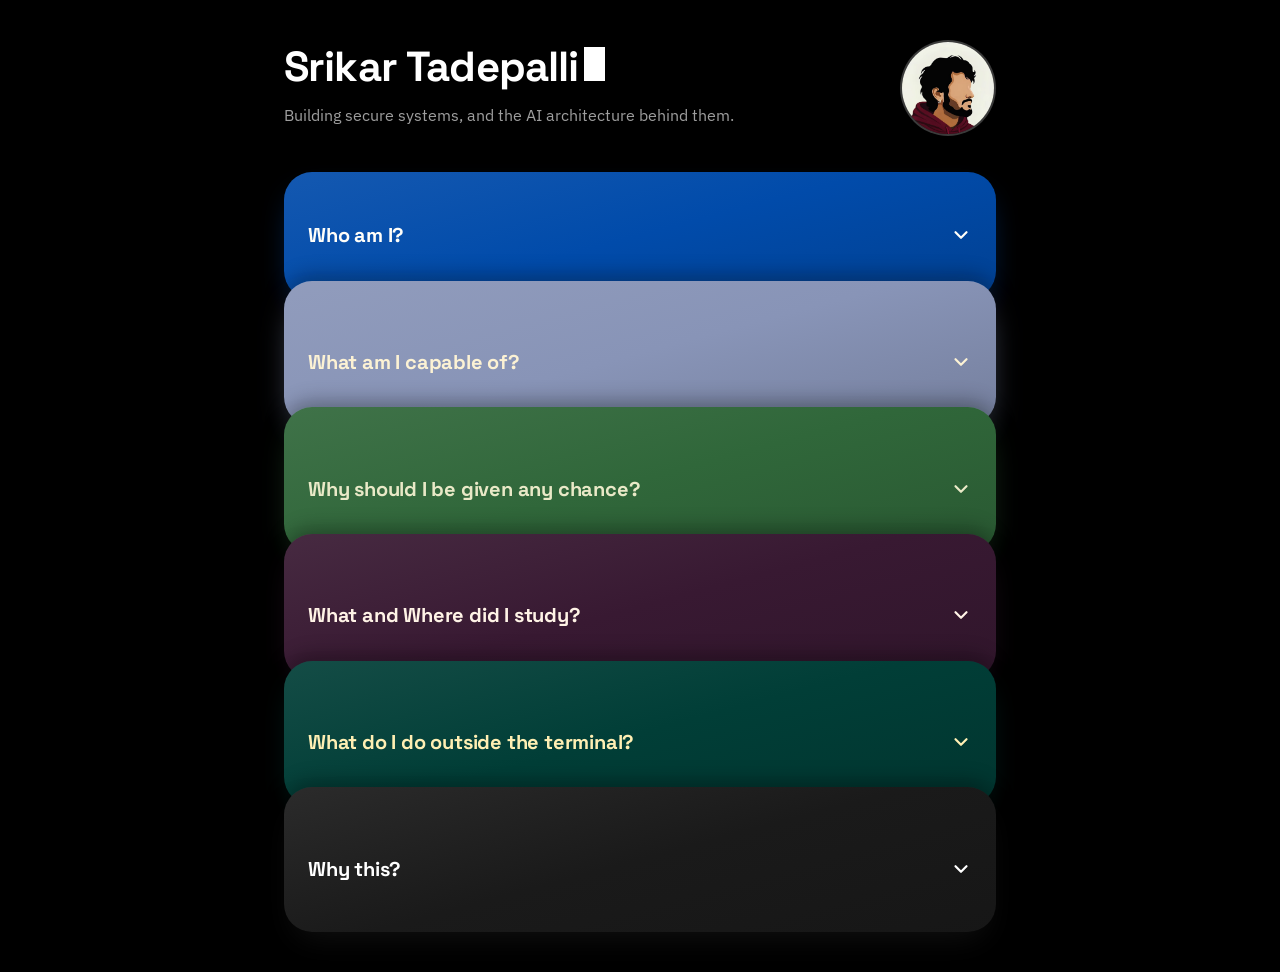
<file: classic/index.html>
<!doctype html>
<html lang="en">
<head>
<meta charset="UTF-8">
<meta name="viewport" content="width=device-width, initial-scale=1.0">
<title>Srikar Tadepalli</title>
<link rel="preconnect" href="https://fonts.googleapis.com">
<link rel="preconnect" href="https://fonts.gstatic.com" crossorigin>
<link href="https://fonts.googleapis.com/css2?family=Space+Grotesk:wght@500;700&family=IBM+Plex+Sans:wght@400;500&display=swap" rel="stylesheet">
<link rel="stylesheet" href="style.css">
</head>
<body>

<header class="topbar">
  <div class="topbar-text">
    <h1>Srikar Tadepalli<span class="cursor" aria-hidden="true"></span></h1>
    <p class="tagline">Building secure systems, and the AI architecture behind them.</p>
  </div>
  <img class="avatar" src="assets/img/avatar.jpg" alt="Srikar Tadepalli" width="96" height="96">
</header>

<main class="stack" id="stack">

  <section class="card" style="--card-bg:#014BAA; --title-color:#FFFEF9;" data-index="0">
    <button class="card-head" aria-expanded="false">
      <span class="card-title">Who am I?</span>
      <svg class="chev" viewBox="0 0 24 24"><path d="M6 9l6 6 6-6"/></svg>
    </button>
    <div class="card-body">
      <p>Srikar Tadepalli, I am a Computer Science graduate from Trinity College Dublin, where I got to work across everything from Software Engineering and Development, Machine Learning to Wireless Networking, Cryptography, Scalable Computing, and emerging areas like Quantum Networking and Augmented Reality.</p>
      <p>That's a lot to take in, and this mix of subjects pushed me towards choosing Cyber Security and the Architecture of Artificial Intelligence &mdash; the two areas I'm currently most excited about.</p>
    </div>
  </section>

  <section class="card" style="--card-bg:#8894B7; --title-color:#FCF2D4;" data-index="1">
    <button class="card-head" aria-expanded="false">
      <span class="card-title">What am I capable of?</span>
      <svg class="chev" viewBox="0 0 24 24"><path d="M6 9l6 6 6-6"/></svg>
    </button>
    <div class="card-body">
      <p>Right now I am strengthening my shell scripting skills through building projects on my homelab &mdash; I call it "The Raspberry Guy Project" &mdash; which fed into a journal paper I published a few months ago, <em>"Optimizing Performance: Kernel Tweaks for Enhanced Power Management, Network Efficiency, and Hardware Integration."</em> That work covers improvements in power management, network performance, and hardware integration across Linux devices (mainly Android 14+ and its custom ROMs).</p>
      <p>I've sharpened my skills through hands-on labs on TryHackMe and HackTheBox, learned DevOps and DSA from the ground up, and built homelab / ethical-hacking projects along the way.</p>
      <div class="stack-row" aria-label="Tech stack">
        <span class="tech-icon" style="--icon:url('assets/icons/stack/archlinux.svg')" title="Arch Linux"></span>
        <span class="tech-icon" style="--icon:url('assets/icons/stack/javascript.svg')" title="JavaScript"></span>
        <span class="tech-icon" style="--icon:url('assets/icons/stack/python.svg')" title="Python"></span>
        <span class="tech-icon" style="--icon:url('assets/icons/stack/openjdk.svg')" title="Java"></span>
        <span class="tech-icon" style="--icon:url('assets/icons/stack/angular.svg')" title="Angular JS"></span>
        <span class="tech-icon" style="--icon:url('assets/icons/stack/nodedotjs.svg')" title="Node JS"></span>
        <span class="tech-icon" style="--icon:url('assets/icons/stack/react.svg')" title="React JS"></span>
        <span class="tech-icon" style="--icon:url('assets/icons/stack/html5.svg')" title="HTML"></span>
        <span class="tech-icon" style="--icon:url('assets/icons/stack/css3.svg')" title="CSS"></span>
        <span class="tech-icon" style="--icon:url('assets/icons/stack/unrealengine.svg')" title="Unreal Engine"></span>
        <span class="tech-icon" style="--icon:url('assets/icons/stack/blender.svg')" title="Blender"></span>
        <span class="tech-icon" style="--icon:url('assets/icons/stack/androidstudio.svg')" title="Android Studio"></span>
        <span class="tech-icon" style="--icon:url('assets/icons/stack/xcode.svg')" title="XCode"></span>
        <span class="tech-icon" style="--icon:url('assets/icons/stack/vscode.svg')" title="VS Code"></span>
        <span class="tech-icon" style="--icon:url('assets/icons/stack/claude.svg')" title="Claude Code"></span>
        <span class="tech-icon" style="--icon:url('assets/icons/stack/overleaf.svg')" title="Overleaf (LaTeX)"></span>
        <span class="tech-icon" style="--icon:url('assets/icons/stack/figma.svg')" title="Figma"></span>
        <span class="tech-icon" style="--icon:url('assets/icons/stack/postman.svg')" title="Postman"></span>
        <span class="tech-icon" style="--icon:url('assets/icons/stack/supabase.svg')" title="Supabase"></span>
        <span class="tech-icon" style="--icon:url('assets/icons/stack/linux.svg')" title="Linux"></span>
        <span class="tech-icon" style="--icon:url('assets/icons/stack/gnubash.svg')" title="Shell Scripting"></span>
        <span class="tech-icon" style="--icon:url('assets/icons/stack/npm.svg')" title="NPM"></span>
        <span class="tech-icon" style="--icon:url('assets/icons/stack/adobephotoshop.svg')" title="Photoshop"></span>
        <span class="tech-icon tech-icon-wide" style="--icon:url('assets/icons/stack/matplotlib.svg')" title="Matplotlib"></span>
        <span class="tech-icon" style="--icon:url('assets/icons/stack/github.svg')" title="GitHub"></span>
        <span class="tech-icon" style="--icon:url('assets/icons/stack/obsidian.svg')" title="Obsidian"></span>
      </div>
    </div>
  </section>

  <section class="card" style="--card-bg:#30673A; --title-color:#E9E9C7;" data-index="2">
    <button class="card-head" aria-expanded="false">
      <span class="card-title">Why should I be given any chance?</span>
      <svg class="chev" viewBox="0 0 24 24"><path d="M6 9l6 6 6-6"/></svg>
    </button>
    <div class="card-body">
      <p>I may have zero experience in the field, but the process of research and analysis is not new to me &mdash; and I learn fast. Acting responsible and generous isn't new to me either. My gut says that's why I could become a good asset for any team.</p>
      <p>On top of this, I work smart, and I like being around people who care about what they build &mdash; working on practical issues and deployable solutions that improve the quality of a system and its behaviour to stay secure.</p>
    </div>
  </section>

  <section class="card" style="--card-bg:#381932; --title-color:#FFF3E6;" data-index="3">
    <button class="card-head" aria-expanded="false">
      <span class="card-title">What and Where did I study?</span>
      <svg class="chev" viewBox="0 0 24 24"><path d="M6 9l6 6 6-6"/></svg>
    </button>
    <div class="card-body">
      <p>I finished my Bachelor of Computer Applications at Madras University, which built my fundamentals in computers &mdash; precisely hardware and programming. During my Bachelors, I joined the Zoho Educational Programme, which let me study Ethical Hacking and dig into how operating systems function.</p>
      <p>In 2024, I moved to Dublin, Ireland for my Masters in Computer Science. I joined Trinity College Dublin and chose Future Networked Systems. Studying at Trinity helped me understand industry-level work and let me pick a lot of brains along the way.</p>
    </div>
  </section>

  <section class="card" style="--card-bg:#013E37; --title-color:#FFEFB3;" data-index="4">
    <button class="card-head" aria-expanded="false">
      <span class="card-title">What do I do outside the terminal?</span>
      <svg class="chev" viewBox="0 0 24 24"><path d="M6 9l6 6 6-6"/></svg>
    </button>
    <div class="card-body">
      <p>I'm not exactly a typical person to say I love reading books and listening to music &mdash; but yes, I do. I also love watching cinema, and I sometimes write screenplays when I find the time. I like tinkering with the hardware I own to build something I wasn't aware I could.</p>
    </div>
  </section>

  <section class="card" style="--card-bg:#1a1a1a; --title-color:#ffffff;" data-index="5">
    <button class="card-head" aria-expanded="false">
      <span class="card-title">Why this?</span>
      <svg class="chev" viewBox="0 0 24 24"><path d="M6 9l6 6 6-6"/></svg>
    </button>
    <div class="card-body">
      <p>I am a hopeless jobseeker open to full-time roles and internships in Cyber Security. If you like my profile, projects, or ideas &mdash; or just want to talk, give insights, or hire me &mdash; feel free to reach out on any of these:</p>
      <div class="contact-row">
        <a class="contact-link" href="https://wa.me/353892732211" target="_blank" rel="noopener" aria-label="WhatsApp">
          <img src="assets/icons/whatsapp.svg" alt="WhatsApp">
        </a>
        <a class="contact-link" href="https://instagram.com/srikar_ongramam" target="_blank" rel="noopener" aria-label="Instagram">
          <img src="assets/icons/instagram.svg" alt="Instagram">
        </a>
        <a class="contact-link" href="https://linkedin.com/in/srikartadepalli96" target="_blank" rel="noopener" aria-label="LinkedIn">
          <img src="assets/icons/linkedin.svg" alt="LinkedIn">
        </a>
      </div>
    </div>
  </section>

</main>

<script src="script.js"></script>
</body>
</html>
</file>
<file: classic/style.css>
:root {
  color-scheme: dark;
}

* { box-sizing: border-box; }

html, body {
  margin: 0;
  padding: 0;
  background: #000000;
  color: #ffffff;
  font-family: "IBM Plex Sans", -apple-system, "Segoe UI", Roboto, Arial, sans-serif;
  min-height: 100%;
}

.topbar {
  padding: 40px 24px 12px;
  max-width: 720px;
  margin: 0 auto;
  display: flex;
  align-items: flex-start;
  justify-content: space-between;
  gap: 20px;
}

.avatar {
  width: 72px;
  height: 72px;
  border-radius: 50%;
  object-fit: cover;
  object-position: 50% 15%;
  flex-shrink: 0;
  background: #1a1a1a;
  border: 2px solid rgba(255,255,255,0.14);
}

@media (min-width: 640px) {
  .avatar { width: 96px; height: 96px; }
}

.topbar h1 {
  font-family: "Space Grotesk", "IBM Plex Sans", sans-serif;
  font-size: clamp(30px, 5vw, 42px);
  font-weight: 700;
  margin: 0;
  letter-spacing: -0.02em;
  display: inline-flex;
  align-items: baseline;
}

.cursor {
  display: inline-block;
  width: 0.5em;
  height: 0.82em;
  margin-left: 0.12em;
  background: #ffffff;
  animation: blink 1.1s step-end infinite;
}

@keyframes blink {
  0%, 45% { opacity: 1; }
  50%, 100% { opacity: 0; }
}

@media (prefers-reduced-motion: reduce) {
  .cursor { animation: none; opacity: 0.6; }
}

.tagline {
  font-size: 16px;
  color: rgba(255,255,255,0.62);
  margin: 10px 0 0;
  max-width: 46ch;
  line-height: 1.5;
}

.stack {
  max-width: 720px;
  min-height: calc(100vh - 140px);
  min-height: calc(100dvh - 140px);
  margin: 24px auto 40px;
  padding: 0 24px;
  display: flex;
  flex-direction: column;
}

.card {
  background: linear-gradient(165deg,
    color-mix(in srgb, var(--card-bg) 100%, white 8%) 0%,
    var(--card-bg) 50%,
    color-mix(in srgb, var(--card-bg) 100%, black 16%) 100%);
  border-radius: 28px;
  margin-top: -18px;
  padding-top: 18px;
  box-shadow: 0 16px 32px -12px color-mix(in srgb, var(--card-bg) 70%, transparent),
              0 -6px 20px rgba(0,0,0,0.3);
  overflow: hidden;
  transition: margin-top 0.4s cubic-bezier(.4,0,.2,1), flex-grow 0.4s ease;
  position: relative;
  display: flex;
  flex-direction: column;
  justify-content: center;
  flex: 1 1 0;
}

.card.open {
  flex: 0 0 auto;
  justify-content: flex-start;
}

.card:first-child {
  margin-top: 0;
  padding-top: 0;
}

.card.open {
  margin-top: 12px;
}

.card-head {
  all: unset;
  box-sizing: border-box;
  display: flex;
  align-items: center;
  justify-content: space-between;
  width: 100%;
  cursor: pointer;
  padding: 22px 24px;
  min-height: 44px;
}

@media (hover: hover) and (pointer: fine) {
  .card-head:hover {
    filter: brightness(1.08);
  }
}

.card-title {
  font-family: "Space Grotesk", "IBM Plex Sans", sans-serif;
  color: var(--title-color);
  font-size: 19px;
  font-weight: 700;
  letter-spacing: -0.01em;
}

.chev {
  width: 22px;
  height: 22px;
  stroke: var(--title-color);
  stroke-width: 2.4;
  fill: none;
  stroke-linecap: round;
  stroke-linejoin: round;
  transition: transform 0.35s ease;
  flex-shrink: 0;
}

.card.open .chev {
  transform: rotate(180deg);
}

.card-body {
  color: #ffffff;
  font-size: 16px;
  line-height: 1.6;
  padding: 0 24px;
  max-height: 0;
  overflow: hidden;
  transition: max-height 0.45s ease, padding-bottom 0.45s ease;
}

.card.open .card-body {
  max-height: 2000px;
  padding-bottom: 26px;
}

.card-body p {
  margin: 0 0 14px;
}

.card-body p:last-child {
  margin-bottom: 0;
}

.stack-row {
  display: flex;
  flex-wrap: wrap;
  gap: 8px;
  margin-top: 16px;
}

.tech-icon {
  display: inline-block;
  width: 34px;
  height: 34px;
  background-color: #ffffff;
  -webkit-mask: var(--icon) no-repeat center / contain;
  mask: var(--icon) no-repeat center / contain;
  opacity: 0.92;
  transition: opacity 0.2s ease, transform 0.2s ease;
}

.tech-icon:hover {
  opacity: 1;
  transform: translateY(-2px);
}

.tech-icon-wide {
  width: 78px;
}

.contact-row {
  display: flex;
  gap: 16px;
  margin-top: 18px;
}

.contact-link {
  width: 48px;
  height: 48px;
  border-radius: 50%;
  background: rgba(255,255,255,0.12);
  display: flex;
  align-items: center;
  justify-content: center;
  transition: background 0.2s ease, transform 0.2s ease;
}

.contact-link:hover {
  background: rgba(255,255,255,0.22);
  transform: translateY(-2px);
}

.contact-link img {
  width: 24px;
  height: 24px;
}

@media (max-width: 480px) {
  .card-title { font-size: 17px; }
  .card-head { padding: 18px 18px; }
  .card-body { padding: 0 18px; }
  .card.open .card-body { padding-bottom: 20px; }
}

@media (min-width: 900px) {
  .topbar, .stack { max-width: 760px; }
  .card-title { font-size: 20px; }
  .card-body { font-size: 17px; }
}
</file>
